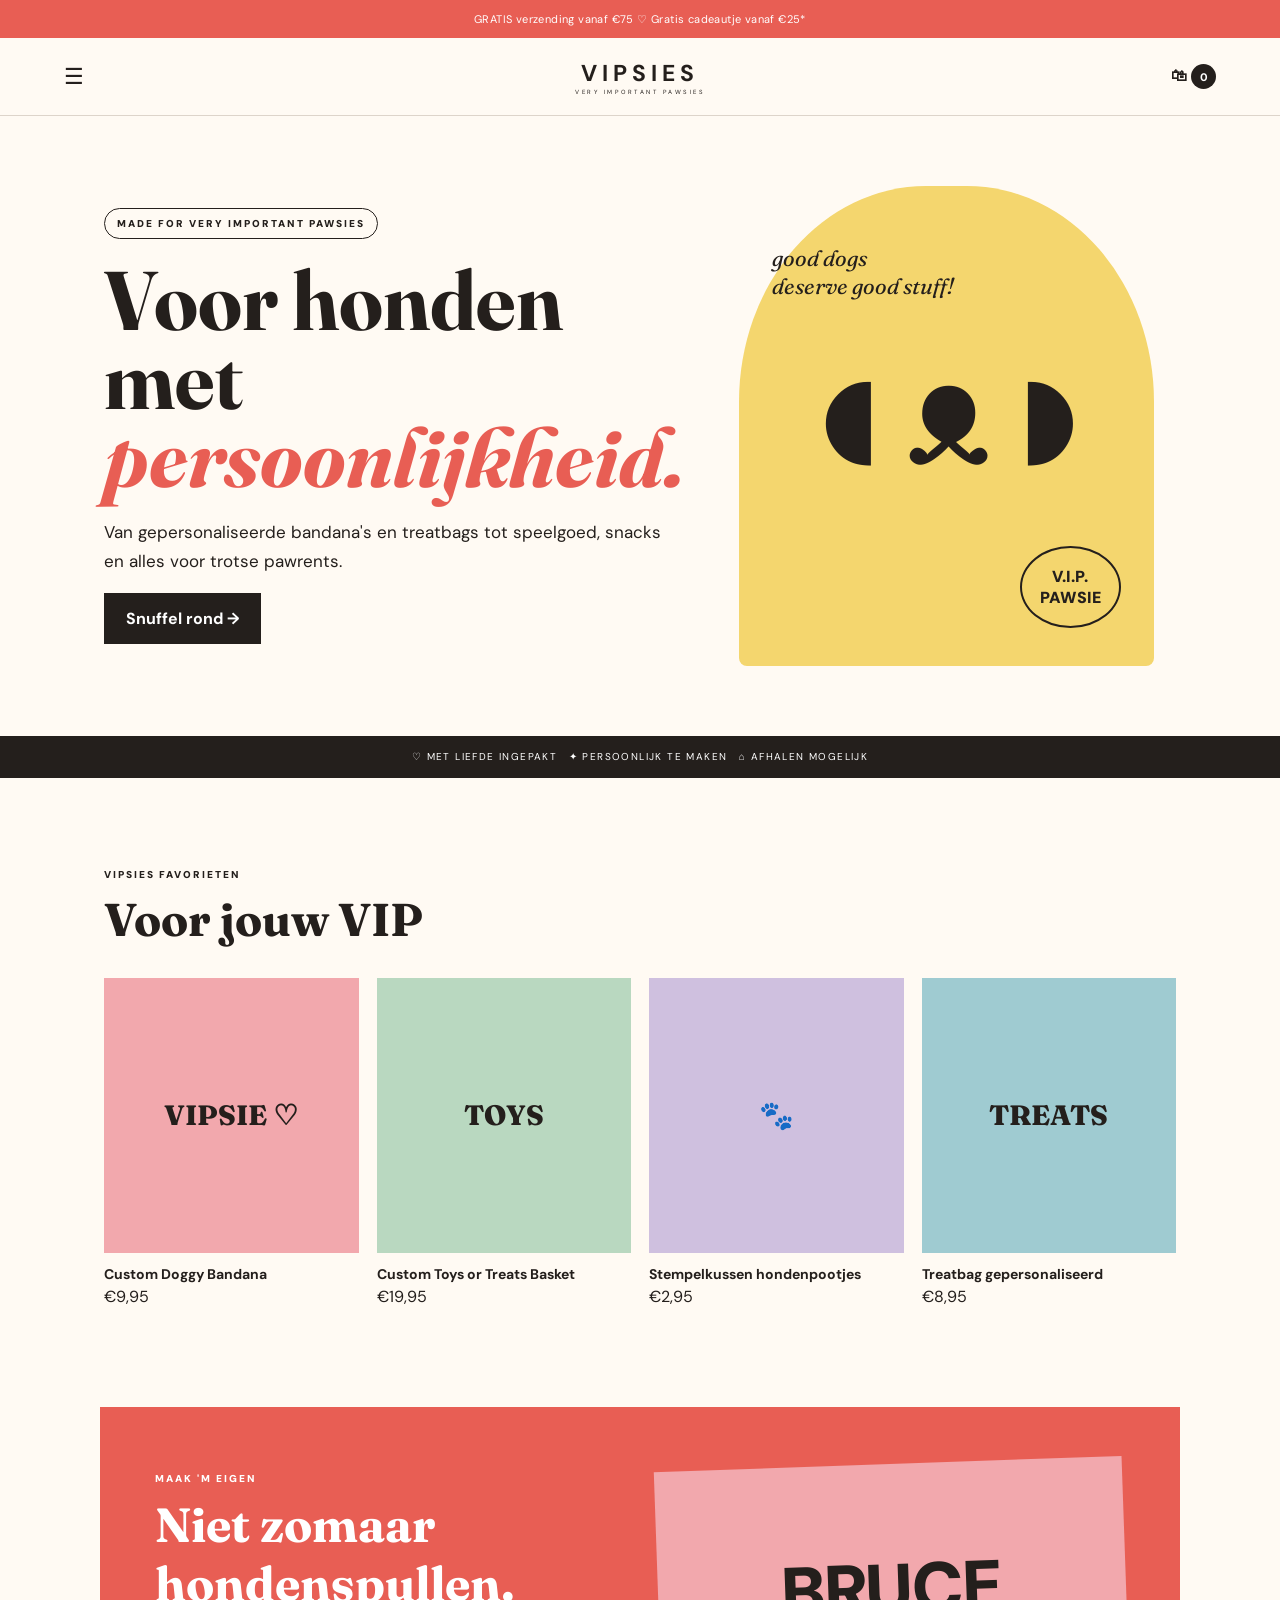
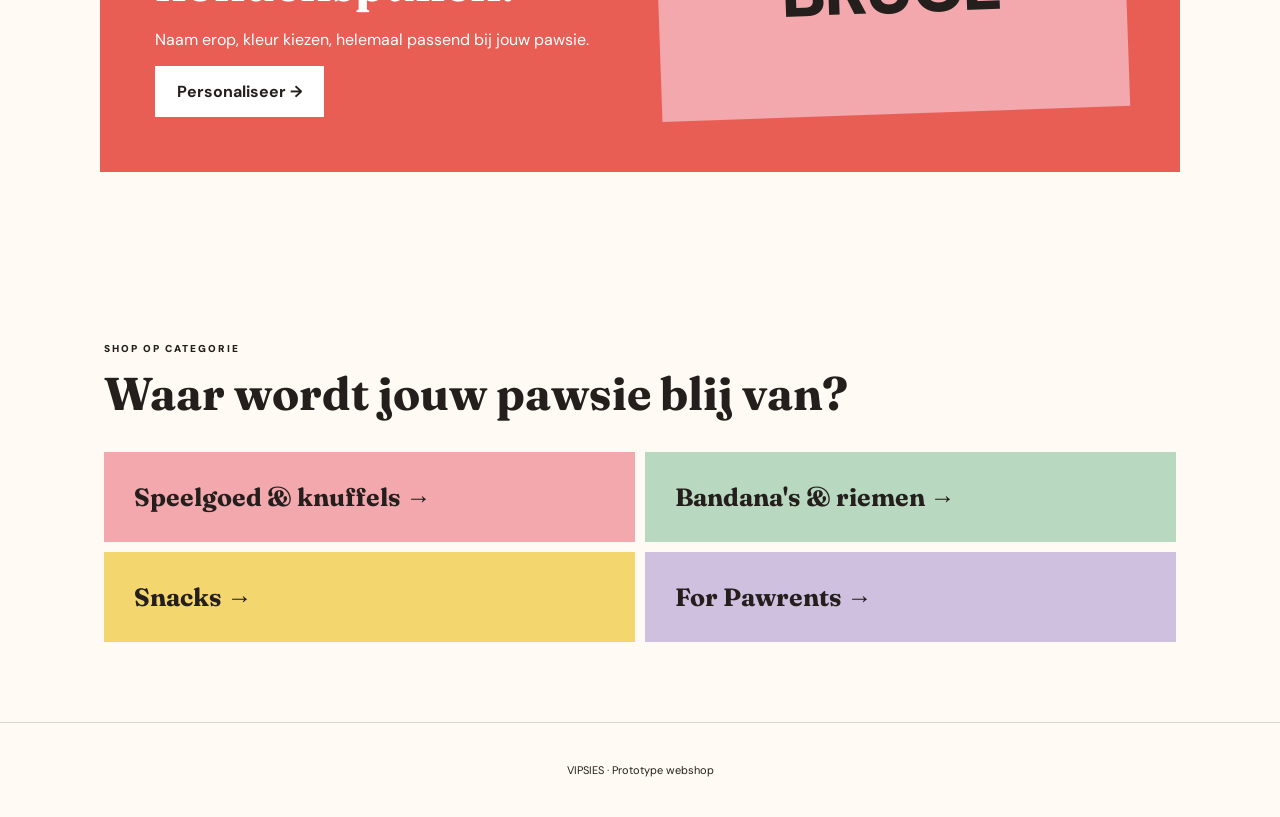
<file: index.html>
<!doctype html><html lang="nl"><head><meta charset="UTF-8"><meta name="viewport" content="width=device-width,initial-scale=1"><title>Vipsies</title><link rel="stylesheet" href="./style.css?v=3"></head><body><div class="top">GRATIS verzending vanaf €75 ♡ Gratis cadeautje vanaf €25*</div><header><a class="menu" href="./index.html#collecties">☰</a><a class="brand" href="./index.html"><b>VIPSIES</b><small>VERY IMPORTANT PAWSIES</small></a><a class="cartLink" href="./cart.html">🛍 <span data-count>0</span></a></header><main><section class="hero"><div><span class="pill">MADE FOR VERY IMPORTANT PAWSIES</span><h1>Voor honden met <em>persoonlijkheid.</em></h1><p>Van gepersonaliseerde bandana's en treatbags tot speelgoed, snacks en alles voor trotse pawrents.</p><a class="primary" href="#shop">Snuffel rond →</a></div><div class="heroArt"><i>good dogs<br>deserve good stuff!</i><strong>◖ᴥ◗</strong><span>V.I.P.<br>PAWSIE</span></div></section><div class="trust">♡ MET LIEFDE INGEPAKT　✦ PERSOONLIJK TE MAKEN　⌂ AFHALEN MOGELIJK</div><section class="section" id="shop"><p class="eyebrow">VIPSIES FAVORIETEN</p><h2>Voor jouw VIP</h2><div class="grid"><a class="card" href="./product.html?id=bandana"><div class="visual pink">VIPSIE ♡</div><h3>Custom Doggy Bandana</h3><p>€9,95</p></a><a class="card" href="./product.html?id=basket"><div class="visual mint">TOYS</div><h3>Custom Toys or Treats Basket</h3><p>€19,95</p></a><a class="card" href="./product.html?id=paw"><div class="visual lilac">🐾</div><h3>Stempelkussen hondenpootjes</h3><p>€2,95</p></a><a class="card" href="./product.html?id=treat"><div class="visual blue">TREATS</div><h3>Treatbag gepersonaliseerd</h3><p>€8,95</p></a></div></section><section class="personal"><div><p class="eyebrow">MAAK 'M EIGEN</p><h2>Niet zomaar hondenspullen.</h2><p>Naam erop, kleur kiezen, helemaal passend bij jouw pawsie.</p><a class="primary light" href="./product.html?id=bandana">Personaliseer →</a></div><div class="name">BRUCE</div></section><section class="section" id="collecties"><p class="eyebrow">SHOP OP CATEGORIE</p><h2>Waar wordt jouw pawsie blij van?</h2><div class="cats"><a href="#shop">Speelgoed & knuffels →</a><a href="#shop">Bandana's & riemen →</a><a href="#shop">Snacks →</a><a href="#shop">For Pawrents →</a></div></section></main><footer>VIPSIES · Prototype webshop</footer><script src="./script.js?v=3"></script></body></html>
</file>
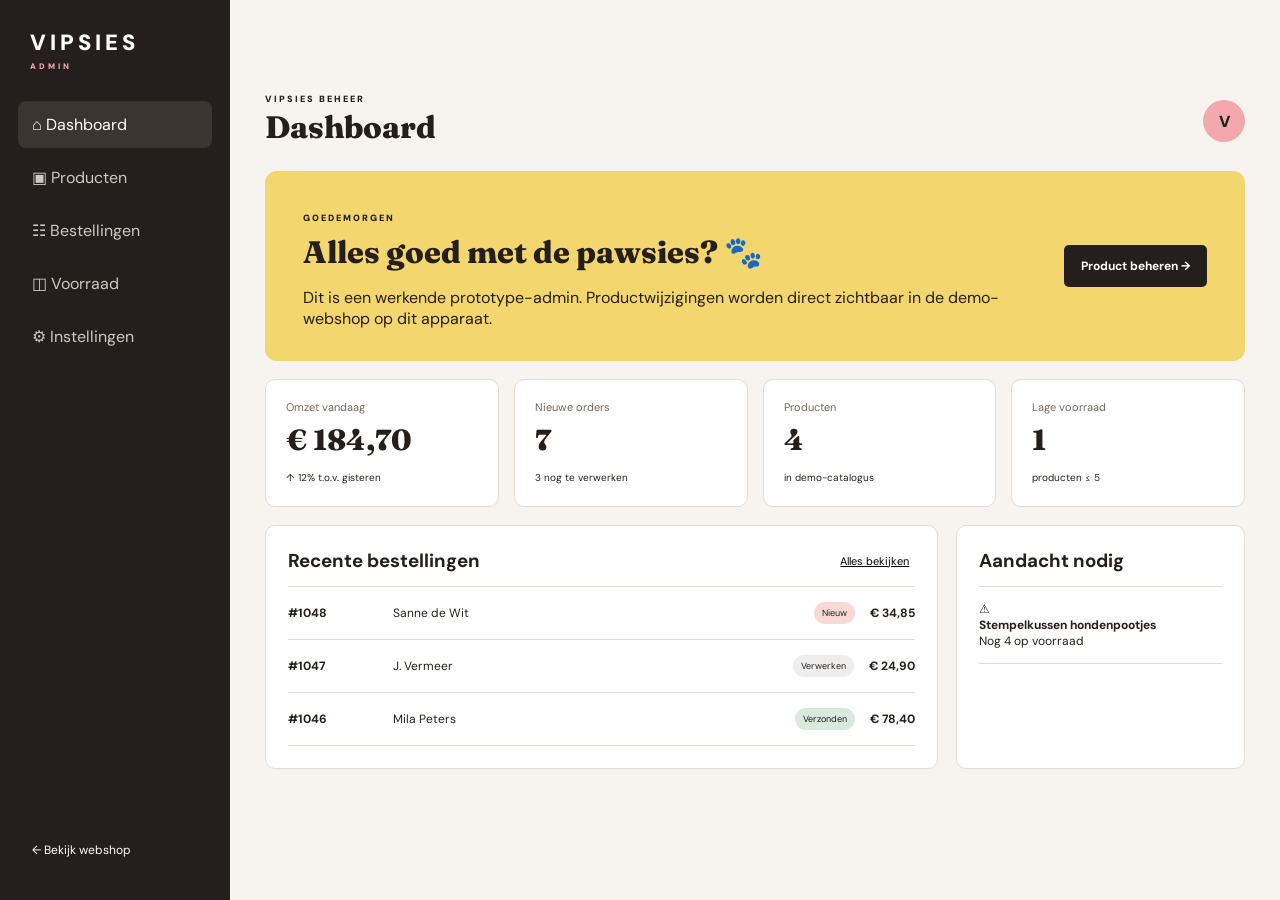
<file: admin/index.html>
<!doctype html><html lang="nl"><head><meta charset="UTF-8"><meta name="viewport" content="width=device-width,initial-scale=1"><title>Vipsies Admin</title><link rel="stylesheet" href="./admin.css?v=3"></head><body><aside><a class="logo" href="../index.html">VIPSIES<small>ADMIN</small></a><nav><button class="active" data-view="dashboard">⌂ <span>Dashboard</span></button><button data-view="products">▣ <span>Producten</span></button><button data-view="orders">☷ <span>Bestellingen</span></button><button data-view="stock">◫ <span>Voorraad</span></button><button data-view="settings">⚙ <span>Instellingen</span></button></nav><a class="shop" href="../index.html">← Bekijk webshop</a></aside><div id="mobileDrawer" class="mobileDrawer"><div class="mobileDrawerHead"><b>VIPSIES <small>ADMIN</small></b><button id="mobileClose">×</button></div><button data-mobile-view="dashboard">⌂ Dashboard</button><button data-mobile-view="products">▣ Producten</button><button data-mobile-view="orders">☷ Bestellingen</button><button data-mobile-view="stock">◫ Voorraad</button><button data-mobile-view="settings">⚙ Instellingen</button><a href="../index.html">← Bekijk webshop</a></div><div id="navShade" class="navShade"></div><main><header><button id="mobileNav">☰</button><div><p>VIPSIES BEHEER</p><h1 id="title">Dashboard</h1></div><div class="avatar">V</div></header><section id="dashboard" class="view active"><div class="hello"><div><p class="eyebrow">GOEDEMORGEN</p><h2>Alles goed met de pawsies? 🐾</h2><p>Dit is een werkende prototype-admin. Productwijzigingen worden direct zichtbaar in de demo-webshop op dit apparaat.</p></div><button class="primary" data-go="products">Product beheren →</button></div><div class="stats"><article><span>Omzet vandaag</span><strong>€ 184,70</strong><small>↑ 12% t.o.v. gisteren</small></article><article><span>Nieuwe orders</span><strong>7</strong><small>3 nog te verwerken</small></article><article><span>Producten</span><strong id="statProducts">4</strong><small>in demo-catalogus</small></article><article><span>Lage voorraad</span><strong id="statLow">0</strong><small>producten ≤ 5</small></article></div><div class="cols"><article class="panel"><div class="panelHead"><h3>Recente bestellingen</h3><button data-go="orders">Alles bekijken</button></div><div id="recentOrders"></div></article><article class="panel"><div class="panelHead"><h3>Aandacht nodig</h3></div><div id="attention"></div></article></div></section><section id="products" class="view"><div class="toolbar"><input id="search" placeholder="Zoek product…"><button class="primary" id="newProduct">+ Nieuw product</button></div><div class="panel tableWrap"><table><thead><tr><th>Product</th><th>Prijs</th><th>Voorraad</th><th>Status</th><th></th></tr></thead><tbody id="productRows"></tbody></table></div></section><section id="newproduct" class="view"><button class="backLink" data-go="products">← Terug naar producten</button><div class="pageIntro"><p class="eyebrow">CATALOGUS</p><h2>Nieuw product</h2><p>Voeg een nieuw Vipsies-product toe aan de catalogus.</p></div><form id="newProductForm" class="productCreate"><article class="panel form"><h3>Productinformatie</h3><label>Productnaam<input id="newName" required placeholder="Bijv. Custom Doggy Hoodie"></label><div class="two"><label>Prijs (€)<input id="newPrice" type="number" min="0" step=".01" required placeholder="19,95"></label><label>Voorraad<input id="newStock" type="number" min="0" required value="0"></label></div><label>Categorie<select id="newCategory"><option>Personalisatie</option><option>Speelgoed</option><option>Snacks</option><option>Wandelen</option><option>For Pawrents</option><option>Verzorging</option></select></label><label>Omschrijving<textarea id="newDesc" rows="5" placeholder="Vertel iets over het product…"></textarea></label></article><article class="panel form"><h3>Opties & varianten</h3><label>Kleuren / varianten<input id="newVariants" placeholder="Bijv. Roze, Beige, Zwart"></label><small>Meerdere opties scheiden met een komma.</small><label class="toggle"><input id="newPersonal" type="checkbox"><span></span> Personalisatie mogelijk</label><label class="toggle"><input id="newActive" type="checkbox" checked><span></span> Direct zichtbaar in webshop</label><div class="newPreview"><div id="newPreviewVisual">NEW</div><p>Productafbeelding kan in de echte admin hier worden geüpload.</p></div><button class="primary full" type="submit">Product opslaan</button></article></form></section><section id="orders" class="view"><div class="filters"><button class="chip active">Alle</button><button class="chip">Nieuw</button><button class="chip">Verwerken</button><button class="chip">Verzonden</button></div><div id="orderCards"></div></section><section id="orderdetail" class="view"><button class="backLink" data-go="orders">← Terug naar bestellingen</button><div id="orderDetail"></div></section><section id="stock" class="view"><div class="panel"><div class="panelHead"><div><h3>Voorraadbeheer</h3><p>Pas aantallen direct aan.</p></div></div><div id="stockRows"></div></div></section><section id="settings" class="view"><div class="settingsGrid"><article class="panel form"><h3>Webshop</h3><label>Naam<input value="Vipsies"></label><label>Gratis verzending vanaf<div class="money"><span>€</span><input id="freeShipping" type="number" value="75"></div></label><label class="toggle"><input id="gift" type="checkbox" checked><span></span> Gratis cadeautje vanaf €25 tonen</label><button class="primary" id="saveSettings">Instellingen opslaan</button></article><article class="panel"><h3>Prototype</h3><p>In de uiteindelijke versie komen hier onder andere Mollie/PayPal, PostNL/DHL, e-mail, gebruikersaccounts en echte database-instellingen.</p><div class="notice">🔒 Deze demo slaat wijzigingen alleen lokaal in deze browser op.</div><button class="danger" id="reset">Demo resetten</button></article></div></section></main><div id="editor" class="editor"><div class="editorCard"><div class="editorHead"><div><p class="eyebrow">PRODUCT BEWERKEN</p><h2 id="editTitle"></h2></div><button id="closeEditor">×</button></div><form id="editForm"><input type="hidden" id="editId"><label>Productnaam<input id="editName" required></label><div class="two"><label>Prijs (€)<input id="editPrice" type="number" step=".01" required></label><label>Voorraad<input id="editStock" type="number" required></label></div><label>Omschrijving<textarea id="editDesc" rows="4"></textarea></label><label class="toggle"><input id="editPersonal" type="checkbox"><span></span> Personalisatie mogelijk</label><label class="toggle"><input id="editActive" type="checkbox"><span></span> Zichtbaar in webshop</label><button class="primary full">Opslaan & webshop bijwerken</button></form></div></div><div id="toast"></div><script src="./admin.js?v=6"></script></body></html>
</file>
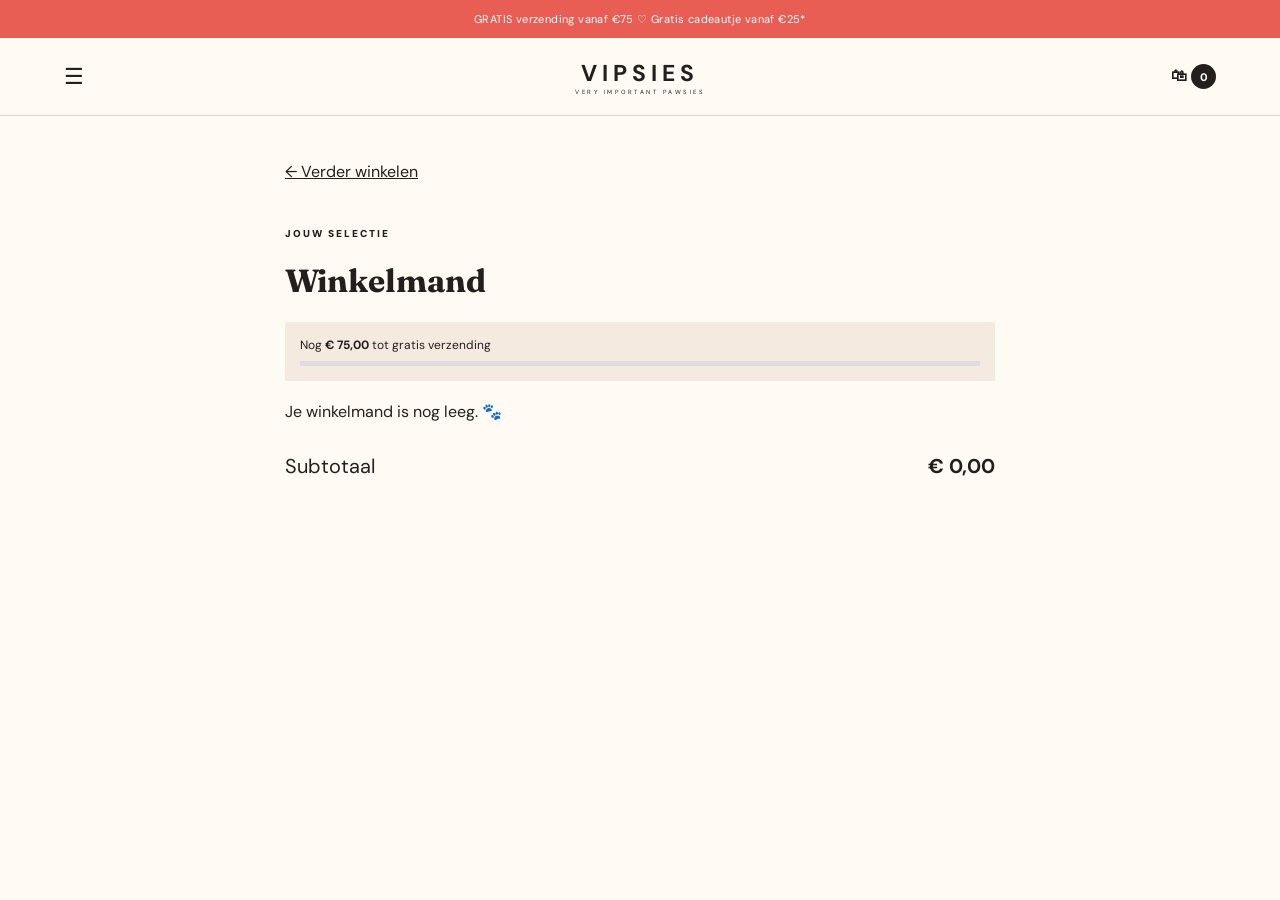
<file: cart.html>
<!doctype html><html lang="nl"><head><meta charset="UTF-8"><meta name="viewport" content="width=device-width,initial-scale=1"><title>Winkelmand · Vipsies</title><link rel="stylesheet" href="./style.css?v=3"></head><body><div class="top">GRATIS verzending vanaf €75 ♡ Gratis cadeautje vanaf €25*</div><header><a class="menu" href="./index.html#collecties">☰</a><a class="brand" href="./index.html"><b>VIPSIES</b><small>VERY IMPORTANT PAWSIES</small></a><a class="cartLink" href="./cart.html">🛍 <span data-count>0</span></a></header><main class="page narrow"><a class="back" href="./index.html">← Verder winkelen</a><p class="eyebrow">JOUW SELECTIE</p><h1>Winkelmand</h1><div id="shipping"></div><div id="cartItems"></div><div class="cartTotal"><span>Subtotaal</span><strong id="subtotal"></strong></div><a id="checkoutLink" class="primary full" href="./checkout.html">Naar afrekenen →</a></main><script src="./script.js?v=3"></script></body></html>
</file>
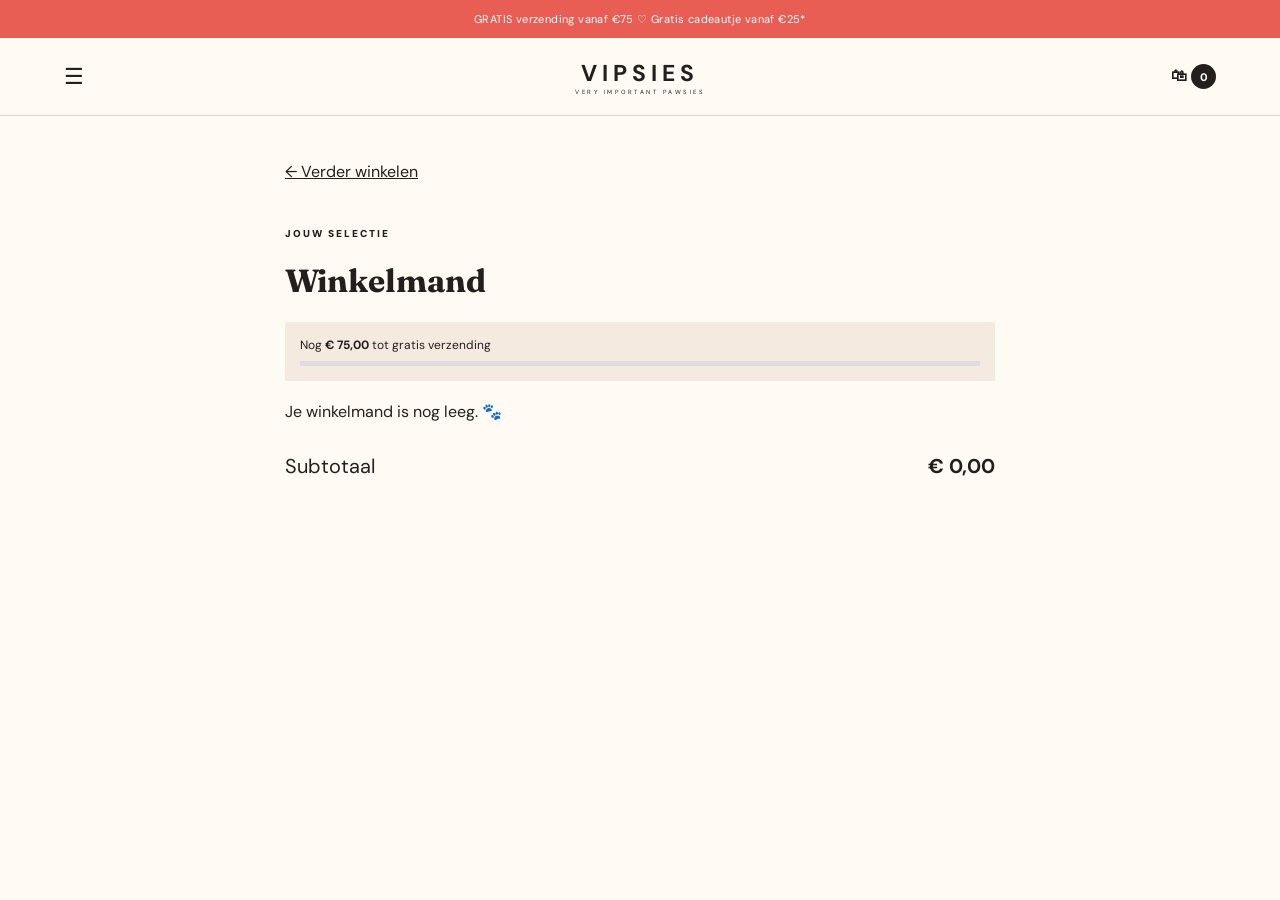
<file: checkout.html>
<!doctype html><html lang="nl"><head><meta charset="UTF-8"><meta name="viewport" content="width=device-width,initial-scale=1"><title>Afrekenen · Vipsies</title><link rel="stylesheet" href="./style.css?v=3"></head><body><div class="top">GRATIS verzending vanaf €75 ♡ Gratis cadeautje vanaf €25*</div><header><a class="menu" href="./index.html#collecties">☰</a><a class="brand" href="./index.html"><b>VIPSIES</b><small>VERY IMPORTANT PAWSIES</small></a><a class="cartLink" href="./cart.html">🛍 <span data-count>0</span></a></header><main class="page checkout"><a class="back" href="./cart.html">← Terug naar winkelmand</a><p class="eyebrow">VEILIGE DEMO CHECKOUT</p><h1>Afrekenen</h1><div class="checkoutCols"><form id="checkoutForm"><h2>Contact</h2><label>E-mailadres<input required type="email"></label><h2>Bezorgadres</h2><div class="formGrid"><label>Voornaam<input required></label><label>Achternaam<input required></label><label class="wide">Straat + huisnummer<input required></label><label>Postcode<input required></label><label>Plaats<input required></label></div><h2>Verzending</h2><label class="option"><input type="radio" name="ship" value="4.95" checked> PostNL / DHL <b>€4,95</b></label><label class="option"><input type="radio" name="ship" value="0"> Afhalen <b>Gratis</b></label><h2>Betaling</h2><label class="option"><input type="radio" name="pay" checked> iDEAL <b>Demo</b></label><label class="option"><input type="radio" name="pay"> PayPal <b>Demo</b></label><button class="primary full">Bestelling plaatsen — demo</button></form><aside class="summary"><h2>Je bestelling</h2><div id="summaryItems"></div><div class="sum"><span>Producten</span><b id="sumSub"></b></div><div class="sum"><span>Verzending</span><b id="sumShip"></b></div><div class="sum grand"><span>Totaal</span><b id="sumTotal"></b></div></aside></div></main><script src="./script.js?v=3"></script></body></html>
</file>
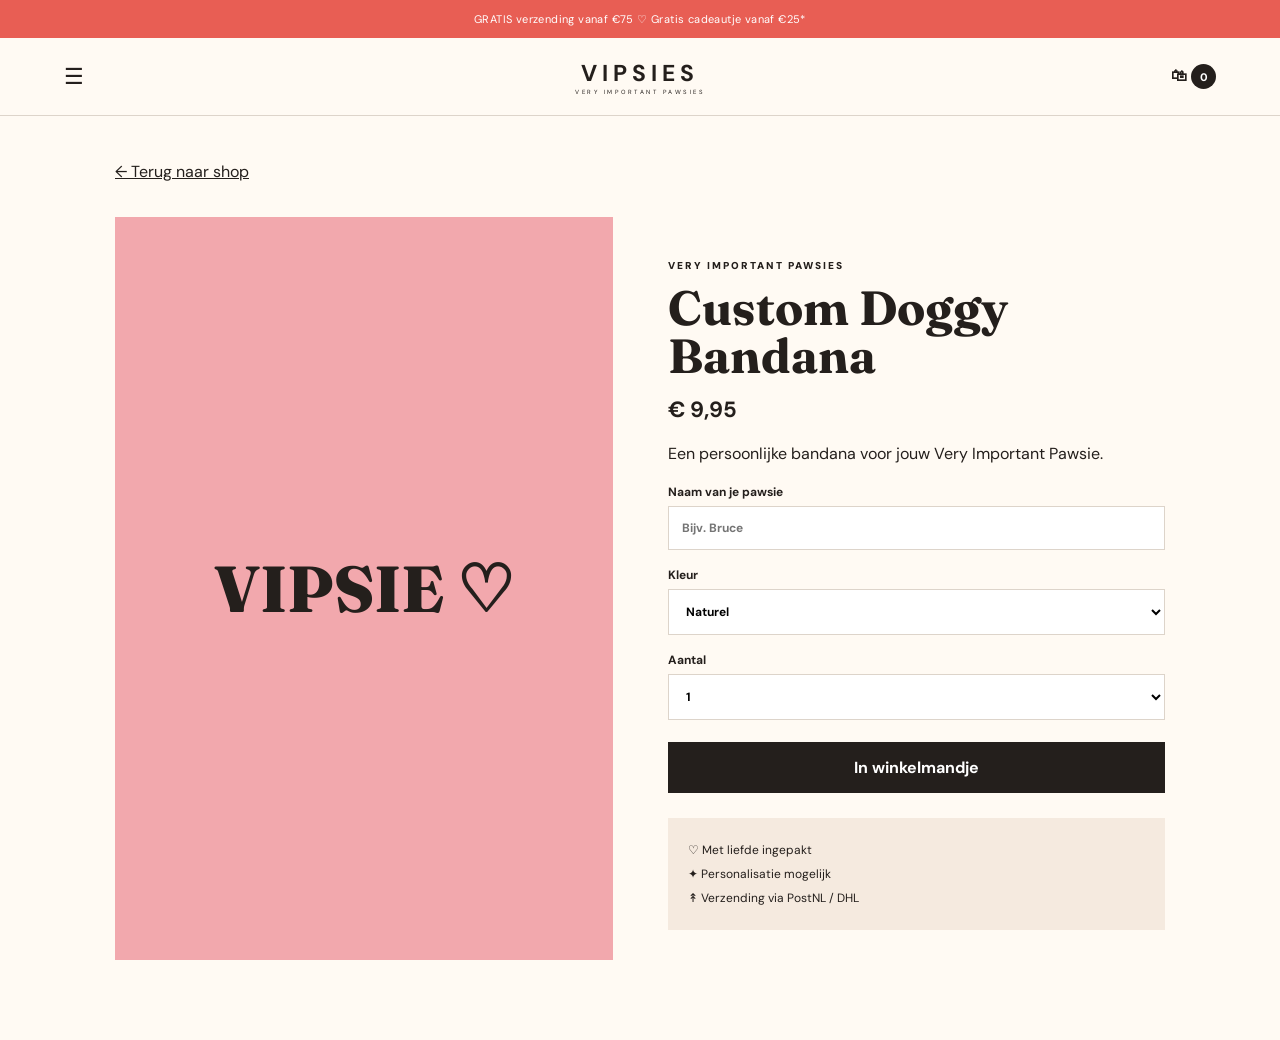
<file: product.html>
<!doctype html><html lang="nl"><head><meta charset="UTF-8"><meta name="viewport" content="width=device-width,initial-scale=1"><title>Product · Vipsies</title><link rel="stylesheet" href="./style.css?v=3"></head><body><div class="top">GRATIS verzending vanaf €75 ♡ Gratis cadeautje vanaf €25*</div><header><a class="menu" href="./index.html#collecties">☰</a><a class="brand" href="./index.html"><b>VIPSIES</b><small>VERY IMPORTANT PAWSIES</small></a><a class="cartLink" href="./cart.html">🛍 <span data-count>0</span></a></header><main class="page"><a class="back" href="./index.html">← Terug naar shop</a><div class="productPage"><div id="productVisual" class="bigVisual"></div><div class="productInfo"><p class="eyebrow">VERY IMPORTANT PAWSIES</p><h1 id="productName"></h1><strong id="productPrice"></strong><p id="productDesc"></p><div id="personalize"></div><label>Aantal<select id="qty"><option>1</option><option>2</option><option>3</option></select></label><button class="primary full" id="add">In winkelmandje</button><div class="benefits">♡ Met liefde ingepakt<br>✦ Personalisatie mogelijk<br>↟ Verzending via PostNL / DHL</div></div></div></main><script src="./script.js?v=3"></script></body></html>
</file>
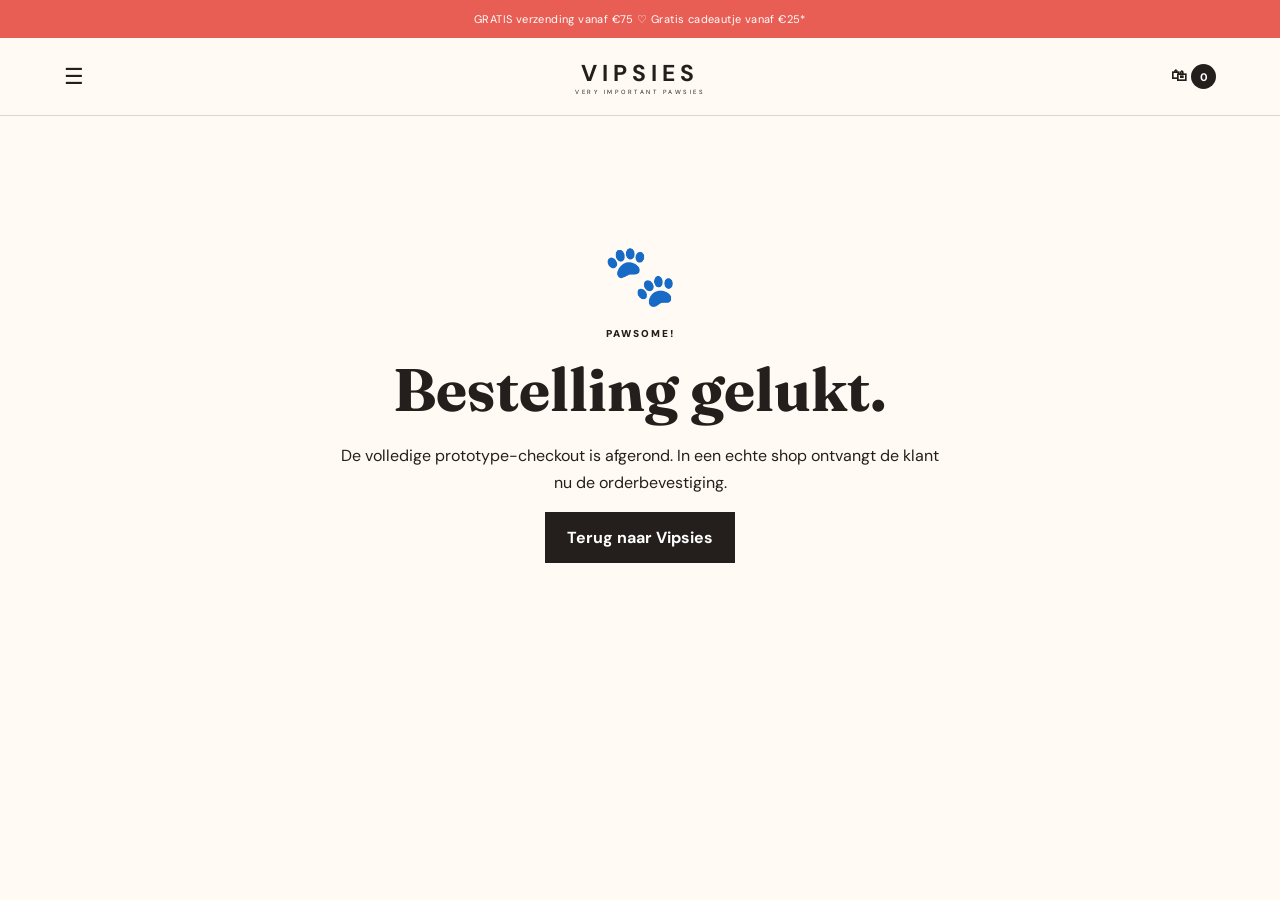
<file: success.html>
<!doctype html><html lang="nl"><head><meta charset="UTF-8"><meta name="viewport" content="width=device-width,initial-scale=1"><title>Bedankt · Vipsies</title><link rel="stylesheet" href="./style.css?v=3"></head><body><div class="top">GRATIS verzending vanaf €75 ♡ Gratis cadeautje vanaf €25*</div><header><a class="menu" href="./index.html#collecties">☰</a><a class="brand" href="./index.html"><b>VIPSIES</b><small>VERY IMPORTANT PAWSIES</small></a><a class="cartLink" href="./cart.html">🛍 <span data-count>0</span></a></header><main class="successPage"><div>🐾</div><p class="eyebrow">PAWSOME!</p><h1>Bestelling gelukt.</h1><p>De volledige prototype-checkout is afgerond. In een echte shop ontvangt de klant nu de orderbevestiging.</p><a class="primary" href="./index.html" id="finish">Terug naar Vipsies</a></main><script src="./script.js?v=3"></script></body></html>
</file>
<file: style.css>
@import url('https://fonts.googleapis.com/css2?family=DM+Sans:wght@400;600;700;900&family=Fraunces:opsz,wght@9..144,600;9..144,800&display=swap');:root{--cream:#fffaf3;--ink:#241f1c;--red:#e85e54;--pink:#f2a8ad;--yellow:#f4d66e;--mint:#b9d8c0;--lilac:#cfc0df;--blue:#9fcbd1;--line:#ddd4ca}*{box-sizing:border-box}html{scroll-behavior:smooth}body{margin:0;background:var(--cream);color:var(--ink);font-family:'DM Sans',sans-serif}button,input,select{font:inherit}.top{height:38px;display:flex;align-items:center;justify-content:center;background:var(--red);color:#fff;font-size:11px;letter-spacing:.4px;padding:0 12px}header{height:78px;display:grid;grid-template-columns:1fr auto 1fr;align-items:center;padding:0 max(18px,5vw);border-bottom:1px solid var(--line);background:var(--cream);position:sticky;top:0;z-index:5}.brand{text-align:center;color:inherit;text-decoration:none;display:flex;flex-direction:column}.brand b{font-size:23px;letter-spacing:5px}.brand small{font-size:6px;letter-spacing:2.5px}.menu{font-size:22px;text-decoration:none;color:inherit}.cartLink{justify-self:end;color:inherit;text-decoration:none;font-weight:800}.cartLink span{display:inline-flex;background:var(--ink);color:#fff;border-radius:50%;width:25px;height:25px;align-items:center;justify-content:center;font-size:11px}.hero{max-width:1200px;margin:auto;padding:70px 5vw;display:grid;grid-template-columns:1.05fr .95fr;gap:55px;align-items:center}.pill,.eyebrow{font-size:10px;font-weight:900;letter-spacing:2px}.pill{border:1px solid;border-radius:30px;padding:8px 12px;display:inline-block}.hero h1,.section h2,.personal h2,.page h1,.productInfo h1,.successPage h1{font-family:'Fraunces',serif}.hero h1{font-size:clamp(50px,6.5vw,88px);line-height:.94;margin:22px 0}.hero h1 em{color:var(--red)}.hero p{font-size:17px;line-height:1.7;max-width:570px}.primary{display:inline-block;border:0;background:var(--ink);color:white;padding:15px 22px;text-decoration:none;font-weight:700;cursor:pointer}.heroArt{height:480px;background:var(--yellow);border-radius:45% 45% 8px 8px;display:flex;align-items:center;justify-content:center;position:relative}.heroArt strong{font-size:110px}.heroArt i{position:absolute;left:8%;top:12%;font:italic 22px 'Fraunces'}.heroArt span{position:absolute;right:8%;bottom:8%;border:2px solid;border-radius:50%;padding:18px;text-align:center;font-weight:900}.trust{background:var(--ink);color:#fff;text-align:center;padding:14px;white-space:nowrap;overflow:hidden;font-size:10px;letter-spacing:1.4px}.section{max-width:1200px;margin:auto;padding:80px 5vw}.section h2{font-size:46px;margin:8px 0 30px}.grid{display:grid;grid-template-columns:repeat(4,1fr);gap:18px}.card{color:inherit;text-decoration:none}.visual{aspect-ratio:1/1.08;display:flex;align-items:center;justify-content:center;font:800 28px 'Fraunces'}.pink{background:var(--pink)}.mint{background:var(--mint)}.lilac{background:var(--lilac)}.blue{background:var(--blue)}.card h3{font-size:14px;margin:12px 0 3px}.card p{margin:0}.personal{max-width:1080px;margin:20px auto 80px;background:var(--red);color:white;padding:55px;display:grid;grid-template-columns:1fr 1fr;gap:35px;align-items:center}.personal h2{font-size:48px;margin:8px 0}.light{background:#fff;color:var(--ink)}.name{background:var(--pink);color:var(--ink);min-height:250px;display:flex;align-items:center;justify-content:center;font-size:70px;font-weight:900;transform:rotate(-2deg)}.cats{display:grid;grid-template-columns:1fr 1fr;gap:10px}.cats a{background:var(--pink);color:inherit;text-decoration:none;padding:30px;font:700 25px 'Fraunces'}.cats a:nth-child(2){background:var(--mint)}.cats a:nth-child(3){background:var(--yellow)}.cats a:nth-child(4){background:var(--lilac)}footer{text-align:center;padding:40px;border-top:1px solid var(--line);font-size:11px}.page{max-width:1100px;margin:0 auto;padding:45px 25px 80px}.narrow{max-width:760px}.back{display:inline-block;color:inherit;margin-bottom:35px}.productPage{display:grid;grid-template-columns:1fr 1fr;gap:55px}.bigVisual{min-height:520px;background:var(--pink);display:flex;align-items:center;justify-content:center;font:800 65px 'Fraunces'}.productInfo{padding:30px 0}.productInfo h1{font-size:48px;line-height:1;margin:10px 0 15px}.productInfo>strong{font-size:22px}.productInfo>p{line-height:1.7}.productInfo label,.checkout label{display:block;font-size:12px;font-weight:700;margin-top:17px}.productInfo input,.productInfo select,.checkout input:not([type=radio]){display:block;width:100%;padding:13px;border:1px solid var(--line);background:white;margin-top:6px}.full{width:100%;text-align:center;margin-top:22px}.benefits{margin-top:25px;padding:20px;background:#f5eadf;line-height:2;font-size:12px}.ship{background:#f5eadf;padding:15px;margin:20px 0;font-size:12px}.progress{height:5px;background:#ddd;margin-top:8px}.progress i{display:block;height:100%;background:var(--red)}.cartRow{display:grid;grid-template-columns:1fr auto;gap:12px;padding:20px 0;border-bottom:1px solid var(--line)}.cartRow h3{margin:0}.cartRow small{display:block;margin-top:5px}.qty{display:flex;align-items:center;gap:8px}.qty button{width:34px;height:34px;border:1px solid var(--line);background:white}.remove{border:0;background:none;text-decoration:underline;padding:0;margin-top:8px;font-size:11px}.cartTotal,.sum{display:flex;justify-content:space-between;padding:15px 0}.cartTotal{font-size:20px}.checkoutCols{display:grid;grid-template-columns:1.2fr .8fr;gap:50px}.checkout h1{font-size:48px}.checkout h2{margin-top:30px}.formGrid{display:grid;grid-template-columns:1fr 1fr;gap:12px}.wide{grid-column:1/-1}.option{display:flex!important;align-items:center;gap:10px;border:1px solid var(--line);padding:14px;background:white}.option b{margin-left:auto}.summary{background:#f5eadf;padding:25px;height:max-content;position:sticky;top:100px}.summaryItem{display:flex;justify-content:space-between;padding:10px 0;border-bottom:1px solid #d9cabc;font-size:13px}.grand{border-top:1px solid;font-size:19px}.successPage{max-width:650px;margin:80px auto;text-align:center;padding:40px 25px}.successPage>div{font-size:60px}.successPage h1{font-size:60px;margin:10px}.successPage p{line-height:1.7}@media(max-width:700px){.top{height:34px;font-size:9px}header{height:68px}.brand b{font-size:19px}.hero{padding:38px 20px 32px;display:block}.hero h1{font-size:46px;margin:18px 0}.hero p{font-size:15px;line-height:1.55}.hero .primary{margin-top:5px}.heroArt{height:250px;margin-top:35px;border-radius:42% 42% 6px 6px}.heroArt strong{font-size:72px}.heroArt i{font-size:17px}.heroArt span{font-size:11px;padding:13px}.trust{text-align:left;font-size:8px;padding:11px 18px}.section{padding:55px 18px}.section h2{font-size:36px;margin-bottom:22px}.grid{grid-template-columns:1fr 1fr;gap:25px 12px}.visual{font-size:20px}.card h3{font-size:12px}.personal{margin:0 18px 55px;padding:30px 22px;display:block}.personal h2{font-size:36px}.name{min-height:150px;margin-top:30px;font-size:48px}.cats{grid-template-columns:1fr}.cats a{padding:22px;font-size:21px}.page{padding:28px 18px 60px}.back{margin-bottom:25px}.productPage{display:block}.bigVisual{min-height:330px;font-size:48px}.productInfo{padding:30px 0}.productInfo h1{font-size:38px}.checkoutCols{display:flex;flex-direction:column}.summary{order:-1;position:static}.checkout h1{font-size:40px}.formGrid{grid-template-columns:1fr}.wide{grid-column:auto}.successPage{margin:30px auto}.successPage h1{font-size:45px}}
</file>
<file: admin/admin.css>
@import url('https://fonts.googleapis.com/css2?family=DM+Sans:wght@400;600;700;900&family=Fraunces:wght@600;800&display=swap');:root{--cream:#fffaf3;--ink:#241f1c;--red:#e85e54;--pink:#f2a8ad;--yellow:#f4d66e;--mint:#b9d8c0;--line:#e4ddd5;--white:#fff}*{box-sizing:border-box}body{margin:0;background:#f7f4ef;color:var(--ink);font-family:'DM Sans',sans-serif;display:grid;grid-template-columns:230px 1fr;min-height:100vh}button,input,textarea{font:inherit}aside{background:var(--ink);color:#fff;position:fixed;width:230px;height:100vh;padding:28px 18px;display:flex;flex-direction:column}.logo{color:#fff;text-decoration:none;font-weight:900;font-size:22px;letter-spacing:4px;padding:0 12px 30px}.logo small{display:block;font-size:8px;letter-spacing:3px;color:var(--pink);margin-top:4px}nav{display:flex;flex-direction:column;gap:6px}nav button{border:0;background:none;color:#cfc9c4;text-align:left;padding:13px 14px;border-radius:8px;cursor:pointer}nav button.active{background:#3b3531;color:#fff}.shop{margin-top:auto;color:#fff;text-decoration:none;font-size:12px;padding:14px}main{grid-column:2;padding:0 35px 60px;max-width:1450px;width:100%;margin:auto}header{height:100px;display:flex;align-items:center;justify-content:space-between}header p{font-size:9px;font-weight:900;letter-spacing:2px;margin:0}header h1{font:800 31px 'Fraunces';margin:3px 0}.avatar{width:42px;height:42px;background:var(--pink);border-radius:50%;display:flex;align-items:center;justify-content:center;font-weight:900}#mobileNav{display:none}.view{display:none}.view.active{display:block}.hello{background:var(--yellow);padding:32px 38px;display:flex;justify-content:space-between;align-items:center;border-radius:12px}.hello h2{font:800 31px 'Fraunces';margin:5px 0}.hello p:last-child{max-width:700px;margin-bottom:0}.eyebrow{font-size:9px;font-weight:900;letter-spacing:2px}.primary{border:0;background:var(--ink);color:white;padding:13px 17px;font-weight:700;font-size:12px;cursor:pointer;border-radius:5px}.stats{display:grid;grid-template-columns:repeat(4,1fr);gap:15px;margin:18px 0}.stats article,.panel{background:white;border:1px solid var(--line);border-radius:10px}.stats article{padding:20px}.stats span{display:block;font-size:11px;color:#6f6862}.stats strong{display:block;font:800 29px 'Fraunces';margin:8px 0}.stats small{font-size:10px}.cols{display:grid;grid-template-columns:1.4fr .6fr;gap:18px}.panel{padding:22px}.panelHead{display:flex;justify-content:space-between;align-items:center;border-bottom:1px solid var(--line);padding-bottom:13px}.panelHead h3{margin:0}.panelHead button{border:0;background:none;text-decoration:underline;cursor:pointer;font-size:11px}.orderLine{display:grid;grid-template-columns:90px 1fr auto auto;gap:15px;padding:15px 0;border-bottom:1px solid var(--line);font-size:12px;align-items:center}.badge{font-size:9px;padding:5px 8px;border-radius:20px;background:#eee}.badge.new{background:#f9d9d6}.badge.sent{background:#d8eadc}.attention{padding:14px 0;border-bottom:1px solid var(--line);font-size:12px}.attention b{display:block}.toolbar{display:flex;justify-content:space-between;margin-bottom:15px}.toolbar input{width:min(400px,60%);padding:12px;border:1px solid var(--line);border-radius:6px;background:white}table{border-collapse:collapse;width:100%;font-size:12px}th{text-align:left;color:#756e68;font-size:10px;padding:10px}td{padding:14px 10px;border-top:1px solid var(--line)}td button{border:0;background:none;text-decoration:underline;cursor:pointer}.prod{display:flex;align-items:center;gap:10px}.thumb{width:42px;height:42px;border-radius:5px;display:flex;align-items:center;justify-content:center;font-size:10px;font-weight:900}.filters{display:flex;gap:8px;margin-bottom:15px}.chip{border:1px solid var(--line);background:white;padding:8px 12px;border-radius:20px;font-size:11px}.chip.active{background:var(--ink);color:white}.orderCard{background:white;border:1px solid var(--line);border-radius:10px;margin-bottom:12px;padding:20px}.orderTop{display:flex;justify-content:space-between}.orderTop h3{margin:0}.orderMeta{display:flex;gap:25px;font-size:11px;margin-top:14px;color:#655f5a}.stockRow{display:grid;grid-template-columns:1fr 100px 140px;gap:20px;align-items:center;padding:15px 0;border-bottom:1px solid var(--line)}.stockControl{display:flex;align-items:center}.stockControl button{width:32px;height:32px;border:1px solid var(--line);background:white}.stockControl b{width:40px;text-align:center}.settingsGrid{display:grid;grid-template-columns:1fr 1fr;gap:18px}.form label,.editor label{display:block;font-size:11px;font-weight:700;margin:17px 0}.form input:not([type=checkbox]),.editor input:not([type=checkbox]),textarea{display:block;width:100%;padding:12px;border:1px solid var(--line);border-radius:5px;margin-top:6px;background:white}.money{display:flex;align-items:center}.money span{margin-right:8px}.toggle{display:flex!important;align-items:center;gap:9px}.toggle input{display:none}.toggle span{width:35px;height:20px;background:#bbb;border-radius:20px;position:relative}.toggle span:after{content:'';width:14px;height:14px;background:white;border-radius:50%;position:absolute;left:3px;top:3px;transition:.2s}.toggle input:checked+span{background:var(--red)}.toggle input:checked+span:after{left:18px}.notice{background:#f5eadf;padding:15px;font-size:11px;margin:20px 0}.danger{border:1px solid var(--red);background:white;color:var(--red);padding:11px;cursor:pointer}.editor{display:none;position:fixed;inset:0;background:#0008;z-index:10;align-items:center;justify-content:center;padding:20px}.editor.open{display:flex}.editorCard{background:white;width:min(600px,100%);max-height:92vh;overflow:auto;padding:28px;border-radius:12px}.editorHead{display:flex;justify-content:space-between}.editorHead h2{font:800 28px 'Fraunces';margin:4px 0}.editorHead button{border:0;background:none;font-size:30px}.two{display:grid;grid-template-columns:1fr 1fr;gap:12px}.full{width:100%;margin-top:10px}#toast{position:fixed;right:25px;bottom:25px;background:var(--ink);color:white;padding:14px 18px;border-radius:7px;font-size:12px;opacity:0;transform:translateY(10px);transition:.2s}#toast.show{opacity:1;transform:none}@media(max-width:850px){body{display:block}aside{width:68px;padding:24px 9px}.logo{font-size:0;padding:0 8px 28px}.logo:before{content:'V';font-size:23px}.logo small,nav span,.shop{display:none}nav button{text-align:center;font-size:18px}main{margin-left:68px;width:calc(100% - 68px);padding:0 18px 50px}.stats{grid-template-columns:1fr 1fr}.cols,.settingsGrid{grid-template-columns:1fr}.hello{align-items:flex-start;gap:20px}.tableWrap{overflow:auto}.orderLine{grid-template-columns:70px 1fr auto}.orderLine>:last-child{display:none}}@media(max-width:520px){aside{display:none}main{margin:0;width:100%;padding:0 14px 40px}header{height:82px}#mobileNav{display:block;border:0;background:none;font-size:22px}.hello{padding:24px;display:block}.hello .primary{margin-top:15px}.hello h2{font-size:26px}.stats{gap:8px}.stats article{padding:14px}.stats strong{font-size:24px}.cols{display:block}.cols>.panel{margin-bottom:12px}.toolbar input{width:55%}.panel{padding:15px}.productName{max-width:130px}.stockRow{grid-template-columns:1fr auto}.stockRow>:last-child{display:none}.settingsGrid{display:block}.settingsGrid>.panel{margin-bottom:12px}.two{grid-template-columns:1fr}.orderMeta{flex-wrap:wrap;gap:8px 18px}}.mobileDrawer,.navShade{display:none}@media(max-width:520px){.mobileDrawer{display:flex;position:fixed;z-index:30;left:-290px;top:0;width:280px;height:100dvh;background:var(--ink);color:white;padding:22px 16px;flex-direction:column;gap:5px;transition:left .25s ease;box-shadow:10px 0 30px #0003}.mobileDrawer.open{left:0}.mobileDrawerHead{display:flex;justify-content:space-between;align-items:center;padding:8px 10px 25px}.mobileDrawerHead b{letter-spacing:3px}.mobileDrawerHead small{display:block;color:var(--pink);font-size:7px;letter-spacing:2px}.mobileDrawerHead button{border:0;background:none;color:white;font-size:30px}.mobileDrawer>button{border:0;background:none;color:#ddd;text-align:left;padding:15px 12px;border-radius:7px;font-weight:600}.mobileDrawer>button:active{background:#3b3531}.mobileDrawer>a{margin-top:auto;color:white;text-decoration:none;padding:15px 12px}.navShade{position:fixed;inset:0;background:#0008;z-index:29}.navShade.open{display:block}}select{display:block;width:100%;padding:12px;border:1px solid var(--line);border-radius:5px;margin-top:6px;background:white}.backLink{border:0;background:none;padding:0 0 14px;text-decoration:underline;cursor:pointer;font-size:11px}.pageIntro{margin-bottom:20px}.pageIntro h2{font:800 30px 'Fraunces';margin:4px 0}.pageIntro p:last-child{color:#6f6862}.productCreate{display:grid;grid-template-columns:1.15fr .85fr;gap:18px}.productCreate small{display:block;color:#756e68;margin-top:-10px}.newPreview{background:#f7f4ef;border:1px dashed #cfc7be;border-radius:8px;padding:18px;text-align:center;margin:22px 0}.newPreview div{height:120px;background:var(--pink);display:flex;align-items:center;justify-content:center;font-weight:900;letter-spacing:2px;border-radius:6px}.newPreview p{font-size:10px;color:#756e68}.orderCard{cursor:pointer;transition:transform .15s,box-shadow .15s}.orderCard:hover{transform:translateY(-1px);box-shadow:0 6px 20px #0000000d}.orderLine.clickable{cursor:pointer}.orderLine.clickable:hover{background:#faf7f3}.detailHead{display:flex;justify-content:space-between;align-items:flex-start;margin-bottom:18px}.detailHead h2{font:800 31px 'Fraunces';margin:3px 0}.detailGrid{display:grid;grid-template-columns:1.4fr .6fr;gap:18px}.detailProducts{padding:0}.detailProduct{display:grid;grid-template-columns:55px 1fr auto;gap:14px;align-items:center;padding:18px 0;border-bottom:1px solid var(--line)}.detailProduct .thumb{width:55px;height:55px}.detailProduct p{margin:4px 0;font-size:11px;color:#655f5a}.detailProduct strong:last-child{align-self:start}.infoBlock{padding:0 0 18px;margin-bottom:18px;border-bottom:1px solid var(--line)}.infoBlock h4{font-size:10px;text-transform:uppercase;letter-spacing:1px;color:#756e68;margin:0 0 8px}.infoBlock p{font-size:12px;line-height:1.6;margin:0}.customerNote{background:#fff3cf;padding:14px;border-radius:6px;font-size:12px}.totals{margin-top:18px}.totalLine{display:flex;justify-content:space-between;padding:6px 0;font-size:12px}.totalLine.final{font-size:16px;font-weight:900;border-top:1px solid var(--line);padding-top:12px;margin-top:5px}.statusSelect{width:auto;min-width:145px;margin:0}.orderAction{display:flex;gap:10px;align-items:center}.secondary{border:1px solid var(--ink);background:white;padding:11px 14px;font-size:11px;font-weight:700;border-radius:5px;cursor:pointer}@media(max-width:700px){.productCreate,.detailGrid{grid-template-columns:1fr}.detailHead{display:block}.orderAction{margin-top:14px;justify-content:space-between}.statusSelect{width:100%}.detailProduct{grid-template-columns:48px 1fr auto}.detailProduct .thumb{width:48px;height:48px}}
</file>
